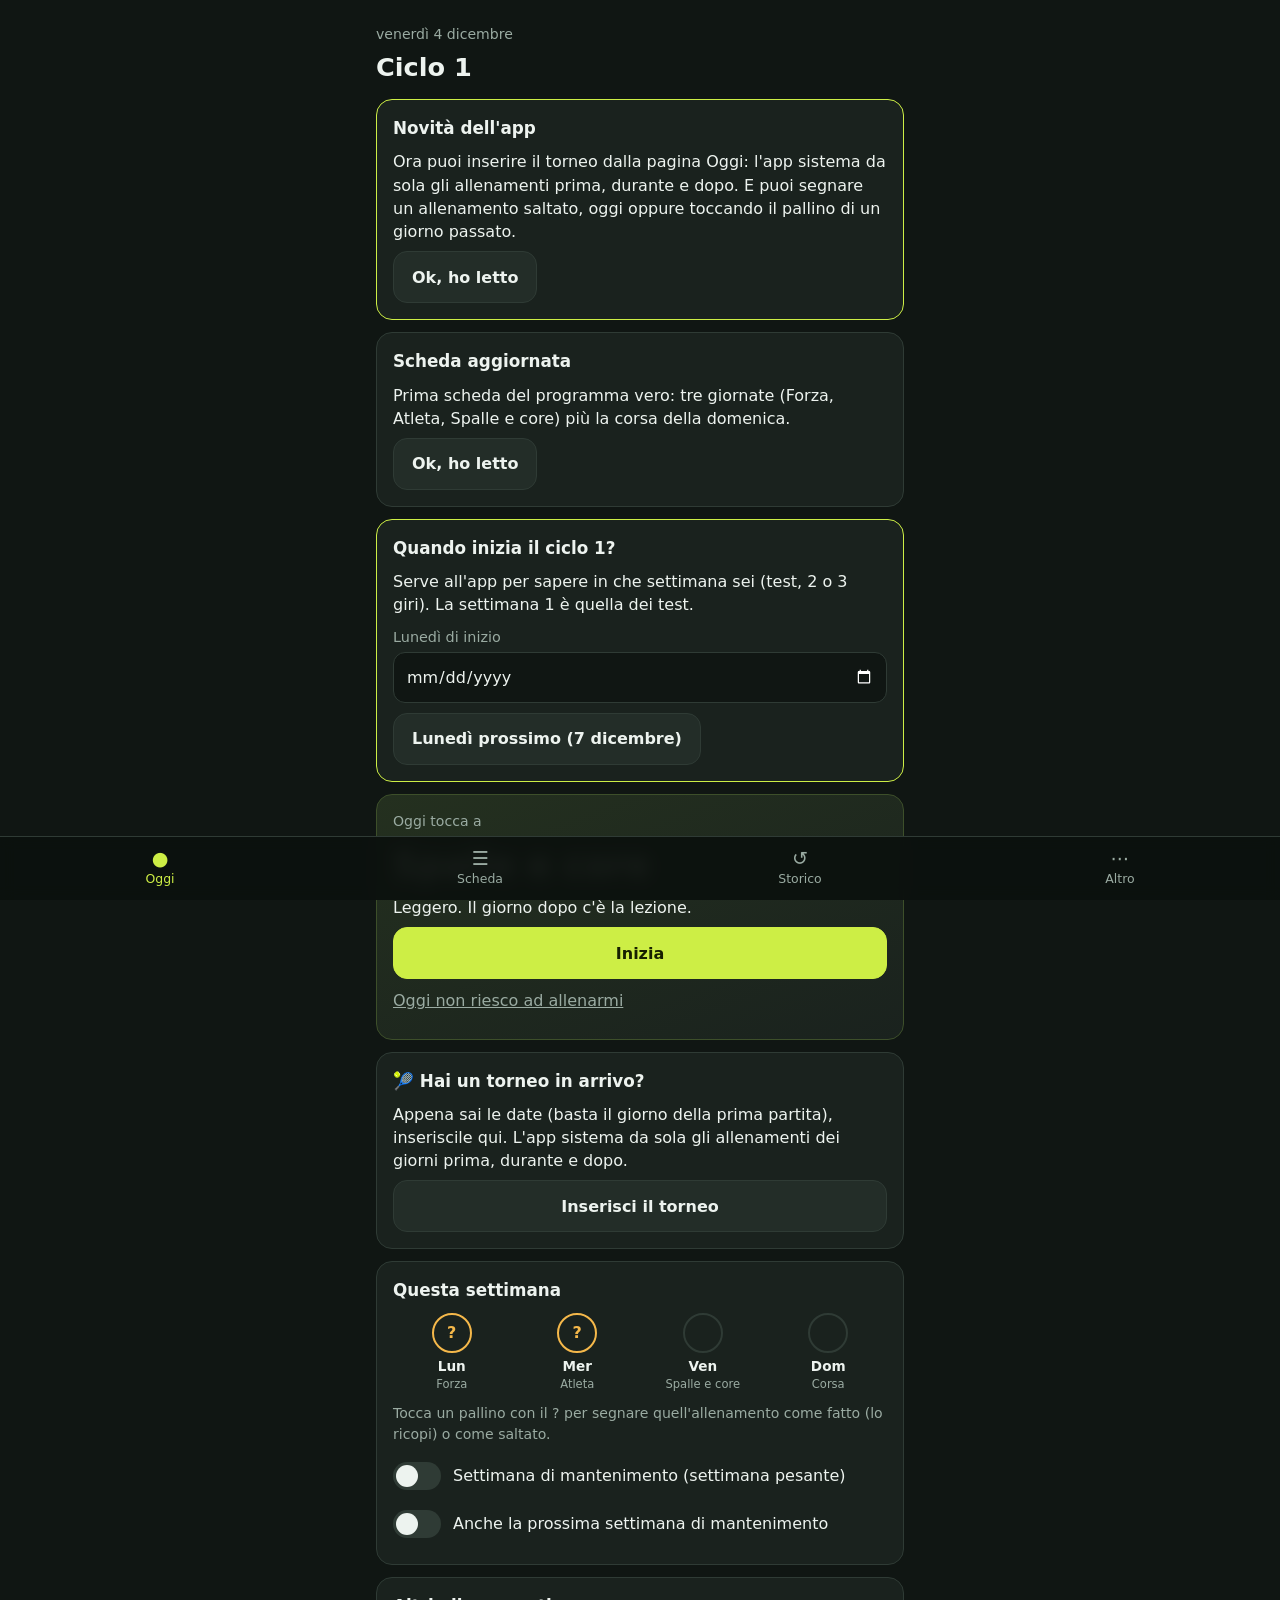
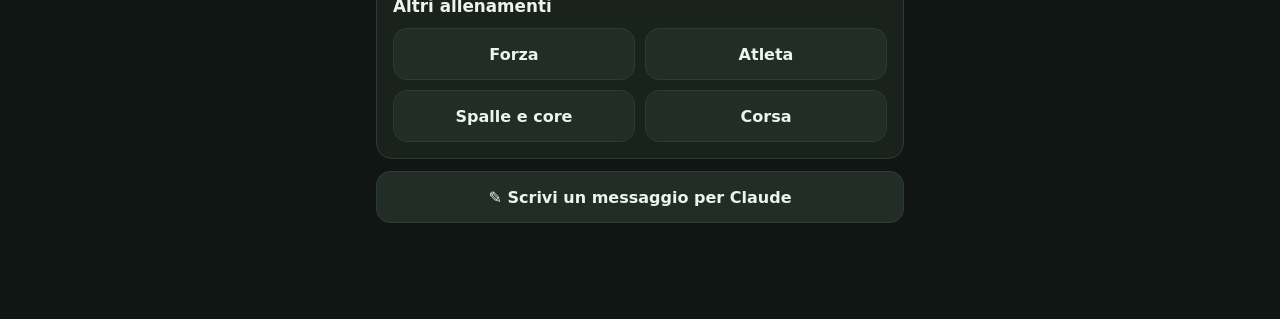
<file: index.html>
<!doctype html>
<html lang="it">
<head>
<meta charset="utf-8">
<meta name="viewport" content="width=device-width, initial-scale=1, viewport-fit=cover">
<meta name="theme-color" content="#101613">
<meta name="description" content="Allenamento a corpo libero per un tennista: scheda guidata, timer e registro, anche senza internet.">
<title>Allenamento</title>
<link rel="manifest" href="manifest.webmanifest">
<link rel="icon" href="icone/icona.svg" type="image/svg+xml">
<link rel="apple-touch-icon" href="icone/icona-192.png">
<link rel="stylesheet" href="app.css">
</head>
<body>
<div id="app"></div>
<div id="pausa" class="pausa"></div>
<div id="foglio" class="foglio"></div>
<div id="toast" class="toast" role="status"></div>
<input type="file" id="importa" accept="application/json,.json" hidden>
<script type="module" src="js/app.js"></script>
</body>
</html>
</file>
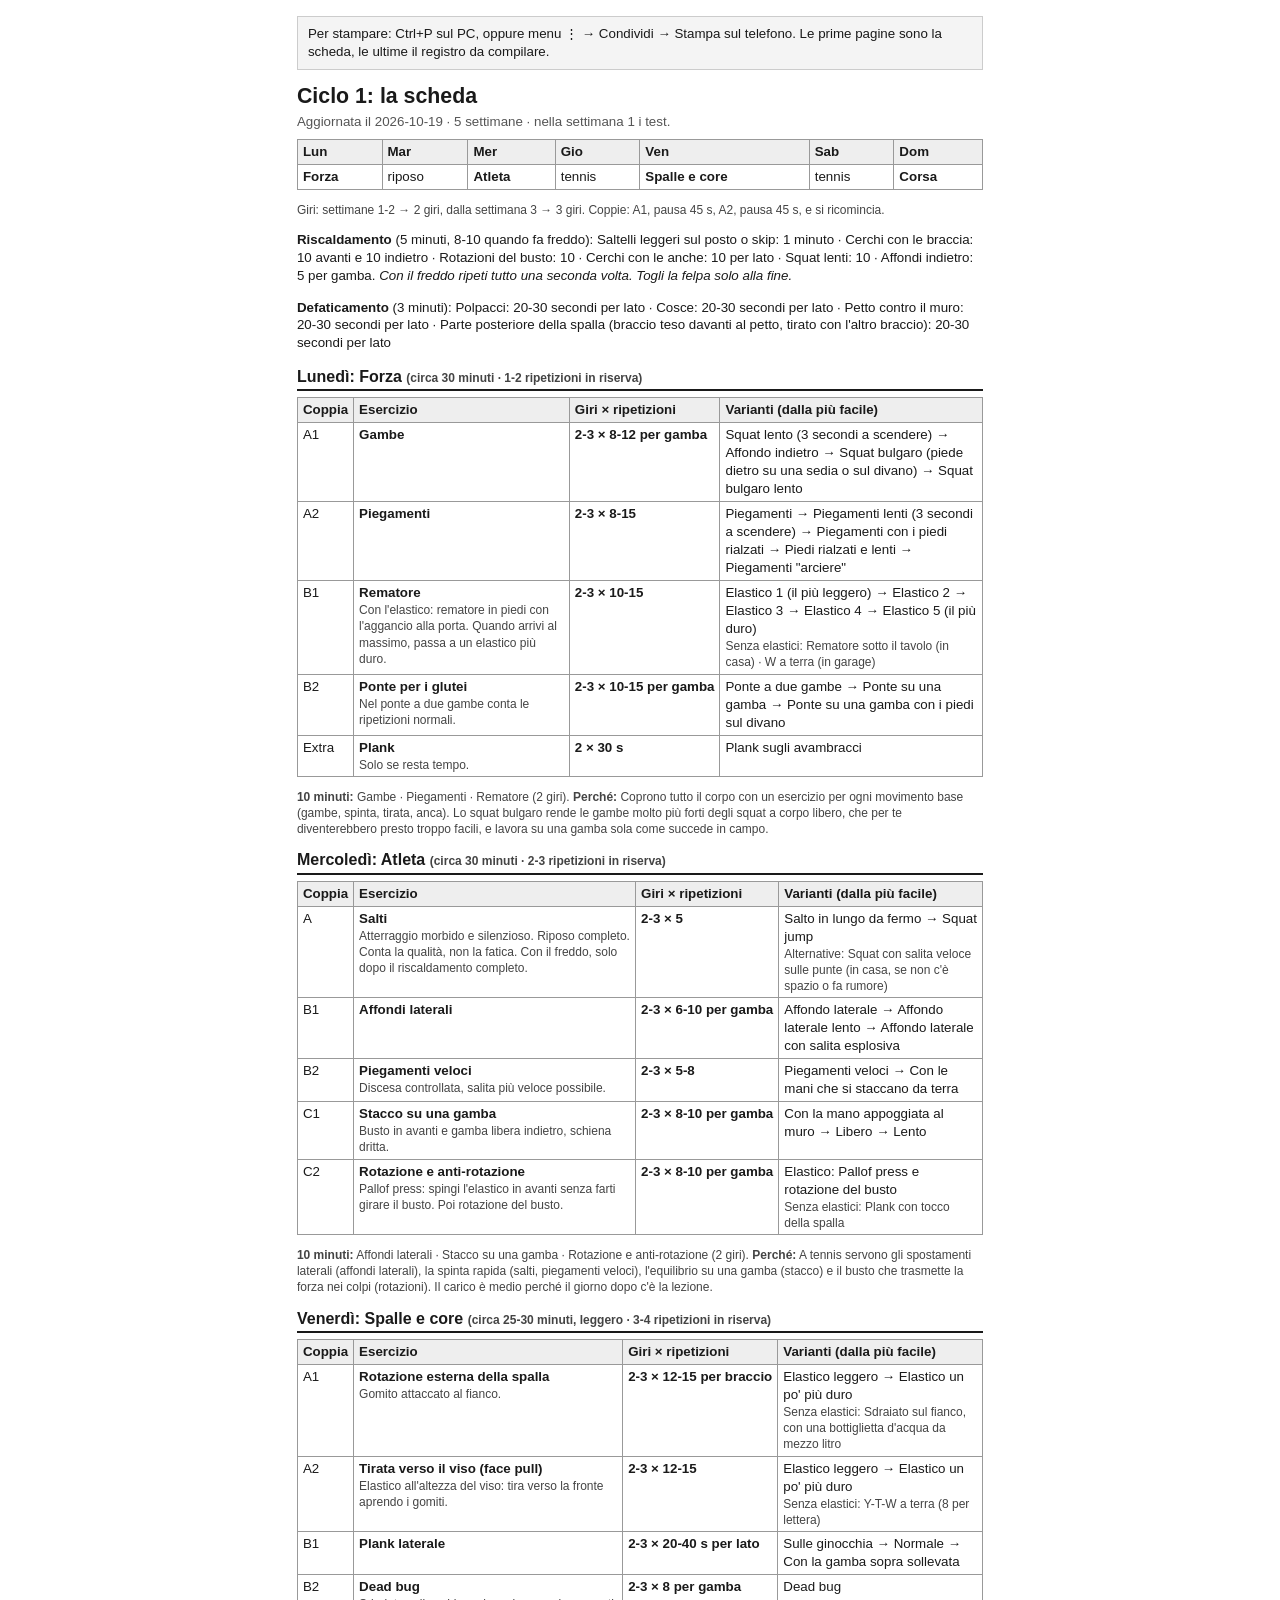
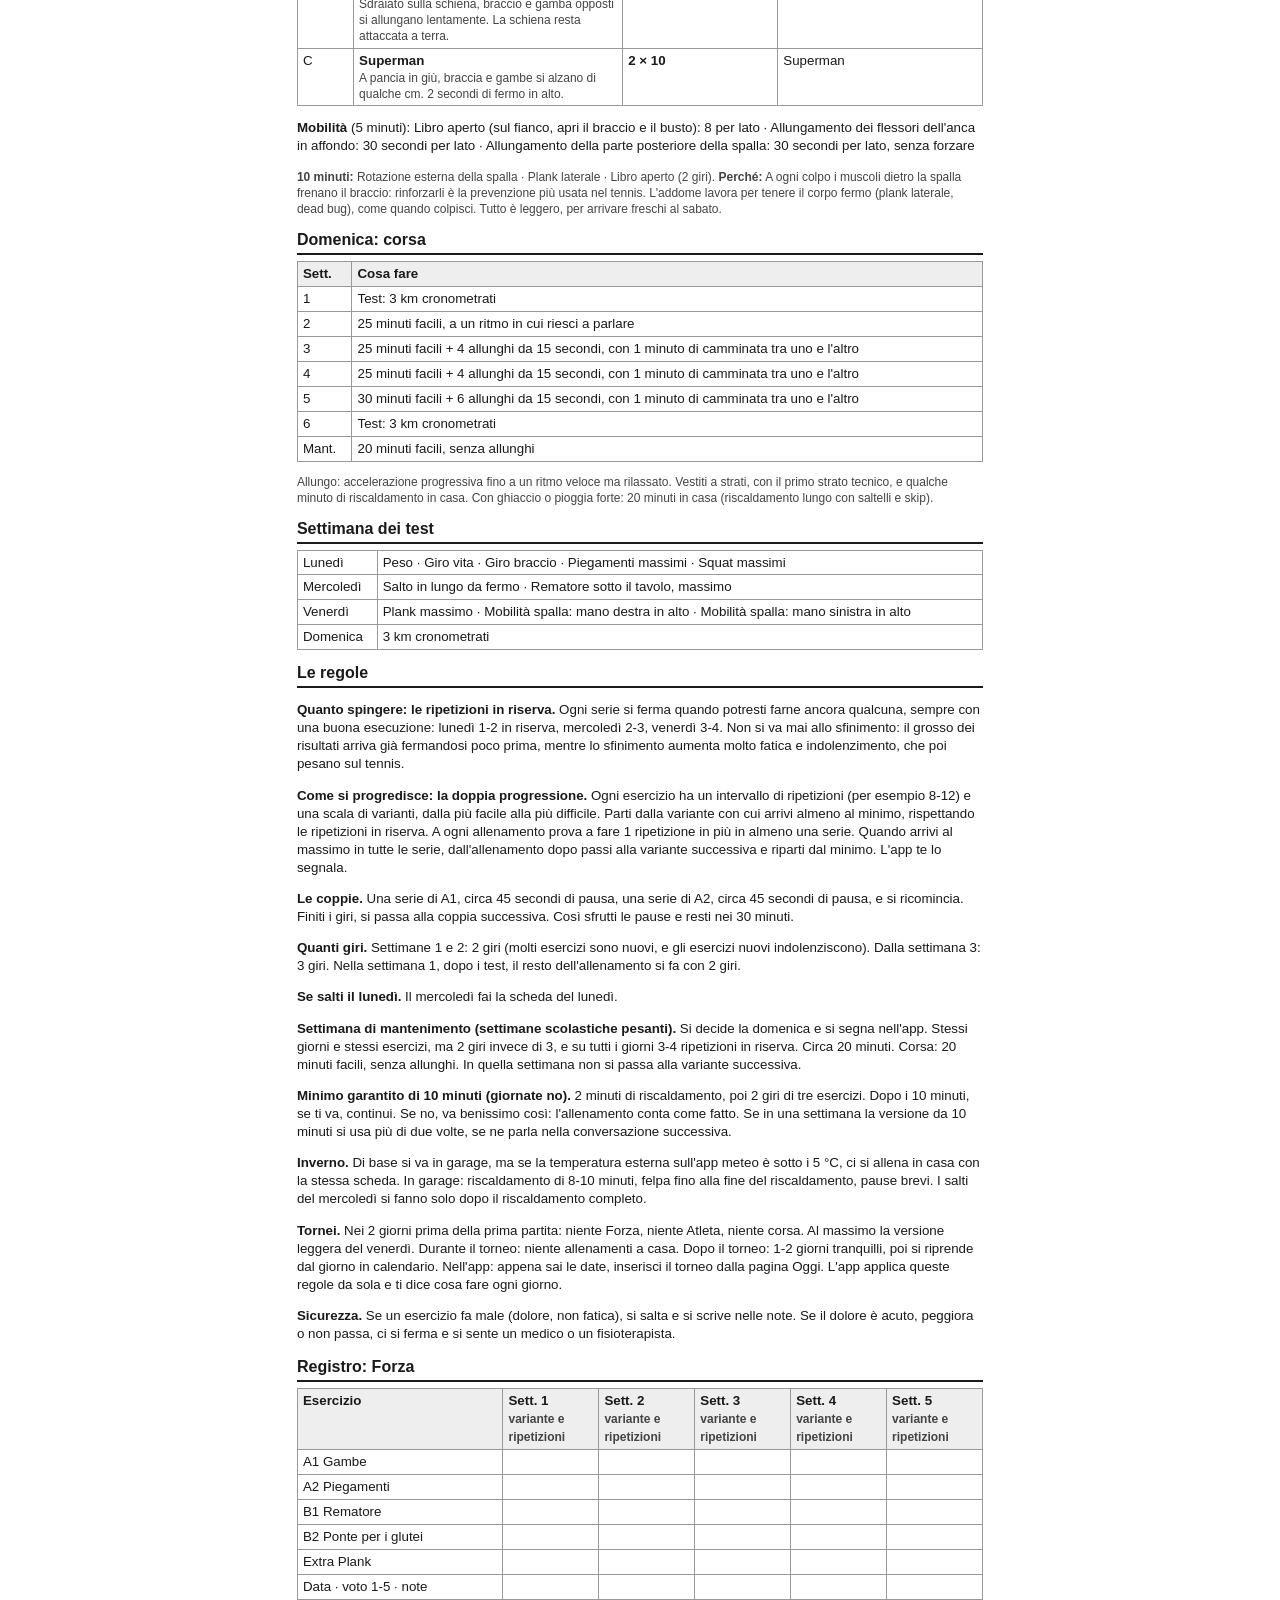
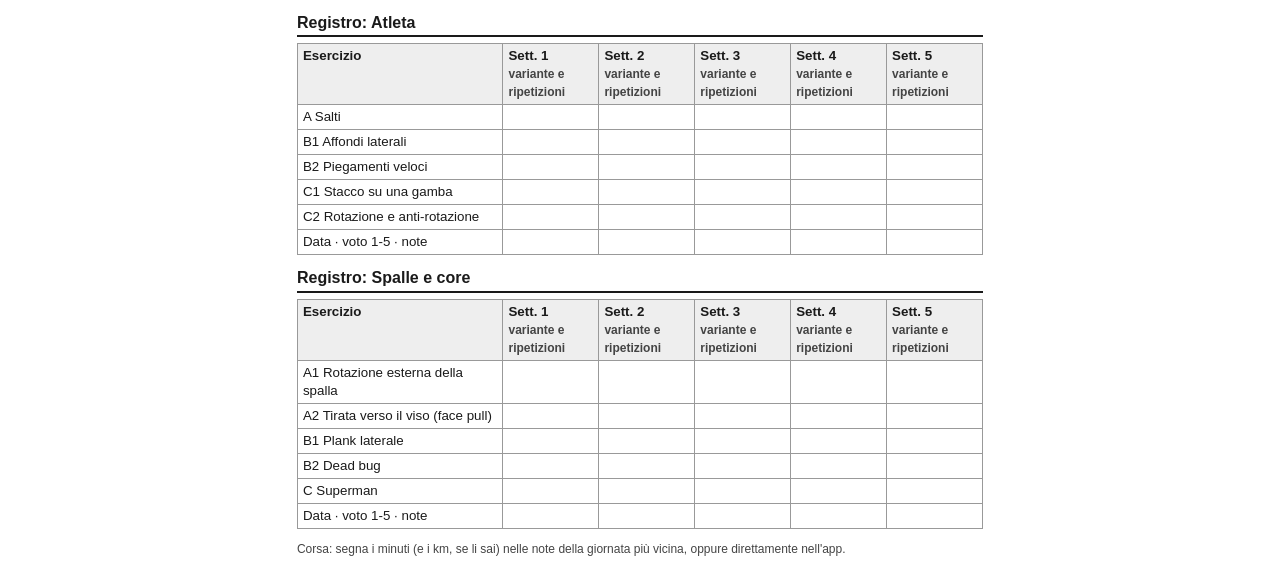
<file: stampa.html>
<!doctype html>
<html lang="it">
<head>
<meta charset="utf-8">
<meta name="viewport" content="width=device-width, initial-scale=1">
<title>Scheda da stampare</title>
<style>
  @page { size: A4; margin: 12mm; }
  * { box-sizing: border-box; }
  body { font-family: "Segoe UI", Arial, sans-serif; color: #1a1a1a; background: #fff; margin: 0 auto; max-width: 190mm; padding: 16px; font-size: 10pt; line-height: 1.35; }
  h1 { font-size: 16pt; margin: 0 0 2px; }
  h2 { font-size: 12pt; margin: 12px 0 6px; padding-bottom: 2px; border-bottom: 2px solid #1a1a1a; }
  .sub { color: #555; margin: 0 0 8px; }
  table { width: 100%; border-collapse: collapse; margin: 4px 0 8px; }
  th, td { border: 1px solid #999; padding: 3px 5px; text-align: left; vertical-align: top; }
  th { background: #eee; }
  .qty { white-space: nowrap; font-weight: 700; }
  .how { color: #444; font-size: 9pt; }
  ul { margin: 4px 0; padding-left: 18px; }
  .salto { page-break-before: always; break-before: page; }
  .reg td { height: 24px; }
  .reg td.n { width: 30%; }
  .aiuto { background: #f4f4f4; border: 1px solid #ccc; padding: 8px 10px; margin-bottom: 12px; }
  @media print { .aiuto { display: none; } body { padding: 0; } }
</style>
</head>
<body>
<div class="aiuto">Per stampare: Ctrl+P sul PC, oppure menu ⋮ → Condividi → Stampa sul telefono. Le prime pagine sono la scheda, le ultime il registro da compilare.</div>
<div id="contenuto">Carico la scheda…</div>
<script src="stampa.js"></script>
</body>
</html>
</file>
<file: app.css>
:root {
  --sfondo: #101613;
  --carta: #1a221e;
  --carta-2: #232d28;
  --bordo: #2f3b35;
  --testo: #edf3ef;
  --tenue: #9aaba2;
  --accento: #cdee45;
  --accento-testo: #172000;
  --ok: #5fd896;
  --avviso: #f5b84a;
  --pericolo: #ff7a6b;
  --raggio: 16px;
  color-scheme: dark;
}

* { box-sizing: border-box; }
html { -webkit-text-size-adjust: 100%; }
body {
  margin: 0;
  background: var(--sfondo);
  color: var(--testo);
  font: 16px/1.45 system-ui, -apple-system, "Segoe UI", Roboto, sans-serif;
  -webkit-tap-highlight-color: transparent;
}
a { color: var(--accento); }
h1 { font-size: 1.6rem; line-height: 1.2; margin: 0 0 6px; }
h2 { font-size: 1.05rem; margin: 0 0 10px; }
h3 { font-size: 1rem; margin: 0 0 4px; }
p { margin: 0 0 8px; }
ul, ol { margin: 0 0 8px; padding-left: 20px; }

.pagina {
  max-width: 560px;
  margin: 0 auto;
  padding: max(16px, env(safe-area-inset-top)) 16px calc(96px + env(safe-area-inset-bottom));
}
.testa { margin: 8px 0 16px; }
.piccolo { color: var(--tenue); font-size: 0.88rem; }
.grande-testo { font-size: 1.15rem; }
.avviso-testo { color: var(--avviso); font-size: 0.92rem; }
.spinta { color: var(--accento); font-weight: 700; font-size: 1.1rem; }
.nota-motivo { color: var(--avviso); font-weight: 600; }

/* Carte */
.carta {
  background: var(--carta);
  border: 1px solid var(--bordo);
  border-radius: var(--raggio);
  padding: 16px;
  margin: 0 0 12px;
}
.carta.evidenza { border-color: var(--accento); }
.carta.avviso { border-color: var(--avviso); }
.carta.fatto { border-color: var(--ok); }
.carta.oggi { background: linear-gradient(160deg, #24301f, var(--carta)); border-color: #3d4f2a; }
.titolone { font-size: 2.2rem; margin: 0 0 6px; }

/* Pulsanti */
.btn {
  display: inline-flex; align-items: center; justify-content: center; gap: 6px;
  min-height: 52px; padding: 12px 18px;
  border-radius: 14px; border: 1px solid var(--bordo);
  background: var(--carta-2); color: var(--testo);
  font: inherit; font-weight: 600; text-decoration: none; cursor: pointer;
}
.btn:active { transform: scale(0.98); }
.btn.primario { background: var(--accento); color: var(--accento-testo); border-color: var(--accento); }
.btn.pericolo { color: var(--pericolo); border-color: #6b2f29; }
.btn.largo { width: 100%; }
.btn.fisso { position: sticky; bottom: 16px; margin-top: 8px; box-shadow: 0 8px 24px #000a; }
.link { background: none; border: 0; color: var(--tenue); font: inherit; text-decoration: underline; padding: 10px; cursor: pointer; }
.indietro { background: none; border: 0; color: var(--tenue); font: inherit; font-size: 1rem; padding: 8px 0; cursor: pointer; }
.riga { display: flex; gap: 10px; flex-wrap: wrap; }
.griglia { display: grid; grid-template-columns: 1fr 1fr; gap: 10px; }

/* Scelte e interruttori */
.scelta { display: flex; gap: 8px; margin-bottom: 8px; }
.scelta button {
  flex: 1; min-height: 48px; border-radius: 12px; border: 1px solid var(--bordo);
  background: var(--carta-2); color: var(--testo); font: inherit; font-weight: 600; cursor: pointer;
}
.scelta button.sel { background: var(--accento); color: var(--accento-testo); border-color: var(--accento); }
.interruttore {
  display: flex; align-items: center; gap: 12px; width: 100%;
  background: none; border: 0; color: var(--testo); font: inherit; text-align: left;
  padding: 10px 0; cursor: pointer;
}
.leva { flex: none; width: 48px; height: 28px; border-radius: 14px; background: var(--bordo); position: relative; transition: background .2s; }
.leva::after { content: ""; position: absolute; top: 3px; left: 3px; width: 22px; height: 22px; border-radius: 50%; background: var(--testo); transition: left .2s; }
.interruttore.acceso .leva { background: var(--accento); }
.interruttore.acceso .leva::after { left: 23px; background: var(--accento-testo); }

/* Campi */
.campo { display: block; margin: 10px 0; color: var(--tenue); font-size: 0.9rem; }
.campo input, .campo textarea {
  display: block; width: 100%; margin-top: 4px; padding: 12px;
  border-radius: 12px; border: 1px solid var(--bordo); background: var(--sfondo); color: var(--testo);
  font: inherit; font-size: 1rem;
}
.tentativi { display: grid; grid-template-columns: repeat(auto-fit, minmax(90px, 1fr)); gap: 10px; }

/* Barra in basso */
.barra {
  position: fixed; left: 0; right: 0; bottom: 0;
  display: flex; justify-content: space-around;
  background: #0c110ef2; border-top: 1px solid var(--bordo);
  padding: 6px 0 calc(6px + env(safe-area-inset-bottom));
  backdrop-filter: blur(8px);
}
.barra a { flex: 1; display: flex; flex-direction: column; align-items: center; gap: 2px; padding: 6px; color: var(--tenue); text-decoration: none; font-size: 0.78rem; }
.barra a span { font-size: 1.2rem; line-height: 1; }
.barra a.attiva { color: var(--accento); }

/* Settimana */
.punti { display: grid; grid-template-columns: repeat(4, 1fr); gap: 8px; margin-bottom: 10px; }
.punto { text-align: center; }
.punto b {
  display: flex; align-items: center; justify-content: center; margin: 0 auto 4px;
  width: 40px; height: 40px; border-radius: 50%; border: 2px solid var(--bordo); color: var(--accento-testo);
}
.punto.fatto b { background: var(--accento); border-color: var(--accento); }
.punto span { display: block; font-weight: 700; font-size: 0.85rem; }
.punto small { display: block; color: var(--tenue); font-size: 0.72rem; }

/* Allenamento guidato */
.allena { padding-bottom: 32px; }
.sopra { display: flex; align-items: center; gap: 12px; margin-bottom: 18px; }
.sopra .indietro { font-size: 1.3rem; padding: 4px 8px 4px 0; }
.avanzamento { flex: 1; height: 6px; border-radius: 3px; background: var(--bordo); overflow: hidden; }
.avanzamento div { height: 100%; background: var(--accento); transition: width .3s; }
.etichetta { color: var(--accento); font-weight: 700; text-transform: uppercase; letter-spacing: .04em; font-size: 0.85rem; margin-bottom: 4px; }
.nome-es { font-size: 1.9rem; }
.variante {
  display: flex; justify-content: space-between; align-items: center; gap: 10px; width: 100%;
  background: var(--carta); border: 1px solid var(--bordo); border-radius: 12px;
  color: var(--testo); font: inherit; text-align: left; padding: 12px 14px; margin: 8px 0; cursor: pointer;
}
.variante span { color: var(--accento); font-size: 0.85rem; flex: none; }
.obiettivo { font-weight: 600; }
.istruzioni { color: var(--tenue); }
.ultima { background: var(--carta); border-radius: 12px; padding: 12px 14px; margin: 10px 0; }
.serie-ultima { font-size: 1.4rem; font-weight: 700; letter-spacing: .02em; margin: 0 0 4px; }
.serie-ultima .qui { color: var(--accento); text-decoration: underline; text-underline-offset: 4px; }
.suggerimento { border: 2px solid var(--accento); border-radius: 12px; padding: 12px 14px; margin: 10px 0; }
.oggi-serie { text-align: center; color: var(--tenue); font-size: 1.05rem; }
.oggi-serie span { display: inline-block; min-width: 2.2em; padding: 2px 6px; margin: 0 2px; border-radius: 8px; border: 1px solid var(--bordo); }
.oggi-serie span.ora { border-color: var(--accento); color: var(--accento); }

.contatore { display: flex; align-items: center; justify-content: center; gap: 16px; margin: 16px 0 8px; }
.contatore .numero { min-width: 120px; text-align: center; }
.contatore .numero span { display: block; font-size: 3rem; font-weight: 800; line-height: 1; font-variant-numeric: tabular-nums; }
.contatore.grande .numero span { font-size: 4.6rem; }
.contatore .numero small { color: var(--tenue); }
.tondo {
  width: 64px; height: 64px; border-radius: 50%; flex: none;
  border: 1px solid var(--bordo); background: var(--carta-2); color: var(--testo);
  font-size: 2rem; line-height: 1; cursor: pointer;
}
.tondo:active { background: var(--bordo); }

.crono { display: flex; align-items: center; justify-content: center; gap: 16px; margin: 12px 0; }
.crono span { font-size: 2rem; font-weight: 700; font-variant-numeric: tabular-nums; }

.comandi { display: flex; gap: 10px; margin-top: 16px; }
.comandi .btn.largo { flex: 1; min-height: 64px; font-size: 1.15rem; }
.comandi.secondari { justify-content: center; margin-top: 4px; }

.spunte { list-style: none; padding: 0; }
.spunte button {
  display: flex; align-items: center; gap: 12px; width: 100%; text-align: left;
  background: var(--carta); border: 1px solid var(--bordo); border-radius: 12px;
  color: var(--testo); font: inherit; padding: 12px; margin-bottom: 8px; cursor: pointer;
}
.spunte button.ok { border-color: var(--ok); color: var(--tenue); }
.casella { flex: none; width: 28px; height: 28px; border-radius: 8px; border: 2px solid var(--bordo); display: flex; align-items: center; justify-content: center; color: var(--ok); font-weight: 800; }
.spunte button.ok .casella { border-color: var(--ok); }

.voti { display: grid; grid-template-columns: repeat(5, 1fr); gap: 6px; margin-bottom: 8px; }
.voti button {
  min-height: 64px; border-radius: 12px; border: 1px solid var(--bordo); background: var(--carta);
  color: var(--testo); font: inherit; cursor: pointer; padding: 6px 2px;
}
.voti button b { display: block; font-size: 1.4rem; }
.voti button small { display: block; color: var(--tenue); font-size: 0.68rem; }
.voti button.sel { background: var(--accento); color: var(--accento-testo); border-color: var(--accento); }
.voti button.sel small { color: var(--accento-testo); }

.riepilogo { list-style: none; padding: 0; }
.riepilogo li { padding: 8px 0; border-bottom: 1px solid var(--bordo); }
.riepilogo li span { color: var(--tenue); font-size: 0.85rem; }
.riepilogo li em { display: block; font-style: normal; font-weight: 700; }

.fine { text-align: center; }
.fine .carta { text-align: left; }
.festa {
  width: 96px; height: 96px; margin: 24px auto 12px; border-radius: 50%;
  background: var(--accento); color: var(--accento-testo); font-size: 3rem; font-weight: 800;
  display: flex; align-items: center; justify-content: center;
}

/* Pausa */
.pausa { position: fixed; inset: 0; z-index: 20; display: none; background: #0b100dfa; }
.pausa.visibile { display: flex; align-items: center; justify-content: center; }
.pausa-dentro { width: 100%; max-width: 480px; padding: 24px 16px; text-align: center; }
.pausa-tempo { font-size: 6rem; font-weight: 800; color: var(--accento); font-variant-numeric: tabular-nums; line-height: 1.1; margin-bottom: 20px; }
.pausa .comandi .btn { flex: 1; min-height: 64px; font-size: 1.15rem; }

/* Fogli dal basso */
.foglio { position: fixed; inset: 0; z-index: 30; display: none; }
.foglio.visibile { display: block; }
.foglio-sfondo { position: absolute; inset: 0; background: #000a; }
.foglio-dentro {
  position: absolute; left: 0; right: 0; bottom: 0; max-height: 85vh; overflow: auto;
  background: var(--carta); border-radius: 20px 20px 0 0; padding: 20px 16px calc(20px + env(safe-area-inset-bottom));
  max-width: 560px; margin: 0 auto;
}
.voce {
  display: flex; gap: 12px; align-items: baseline; width: 100%; text-align: left;
  background: var(--carta-2); border: 1px solid var(--bordo); border-radius: 12px;
  color: var(--testo); font: inherit; padding: 14px; margin-bottom: 8px; cursor: pointer; text-decoration: none;
}
.voce.sel { border-color: var(--accento); }
.voce b { color: var(--accento); }
.voce.pericolo { color: var(--pericolo); }
a.voce { justify-content: space-between; flex-wrap: wrap; }
a.voce span { flex: 1; color: var(--tenue); }
a.voce em { color: var(--tenue); font-style: normal; font-size: 0.85rem; }

/* Scheda */
.schede { display: flex; gap: 8px; overflow-x: auto; margin-bottom: 12px; padding-bottom: 4px; }
.schede a { flex: none; padding: 10px 14px; border-radius: 20px; border: 1px solid var(--bordo); color: var(--testo); text-decoration: none; font-weight: 600; font-size: 0.9rem; }
.schede a.sel { background: var(--accento); color: var(--accento-testo); border-color: var(--accento); }
.es { padding: 10px 0; border-bottom: 1px solid var(--bordo); }
.es:last-child { border-bottom: 0; }
.scala li.sel, .piccolo span.sel { color: var(--accento); font-weight: 700; }
.anteprima li { margin-bottom: 4px; }
.tabella { width: 100%; border-collapse: collapse; margin-bottom: 8px; }
.tabella th, .tabella td { text-align: left; padding: 8px 6px; border-bottom: 1px solid var(--bordo); vertical-align: top; }
.tabella tr.sel td { color: var(--accento); font-weight: 600; }
.pillola { display: inline-block; background: var(--carta-2); border-radius: 10px; padding: 4px 10px; margin: 0 6px 6px 0; }
.nota p:last-of-type { white-space: pre-wrap; }

/* Messaggio veloce */
.toast {
  position: fixed; left: 50%; bottom: 96px; z-index: 40; transform: translate(-50%, 20px);
  background: var(--accento); color: var(--accento-testo); font-weight: 700;
  padding: 12px 18px; border-radius: 14px; opacity: 0; pointer-events: none;
  transition: opacity .25s, transform .25s; max-width: calc(100% - 32px); text-align: center;
}
.toast.visibile { opacity: 1; transform: translate(-50%, 0); }

/* Torneo e allenamenti saltati */
button.punto { background: none; border: 0; color: inherit; font: inherit; padding: 0; cursor: pointer; }
.punto.vuoto b { border-color: var(--avviso); color: var(--avviso); }
.punto.saltato b { border-style: dashed; color: var(--tenue); }
.punto.torneo b { border-color: var(--avviso); }
.piano-torneo { padding-left: 18px; }
.piano-torneo li { margin-bottom: 6px; }
div.voce { cursor: default; justify-content: space-between; flex-wrap: wrap; }
div.voce span { flex: 1; color: var(--tenue); }
.carta .link { display: block; padding-left: 0; }
</file>
